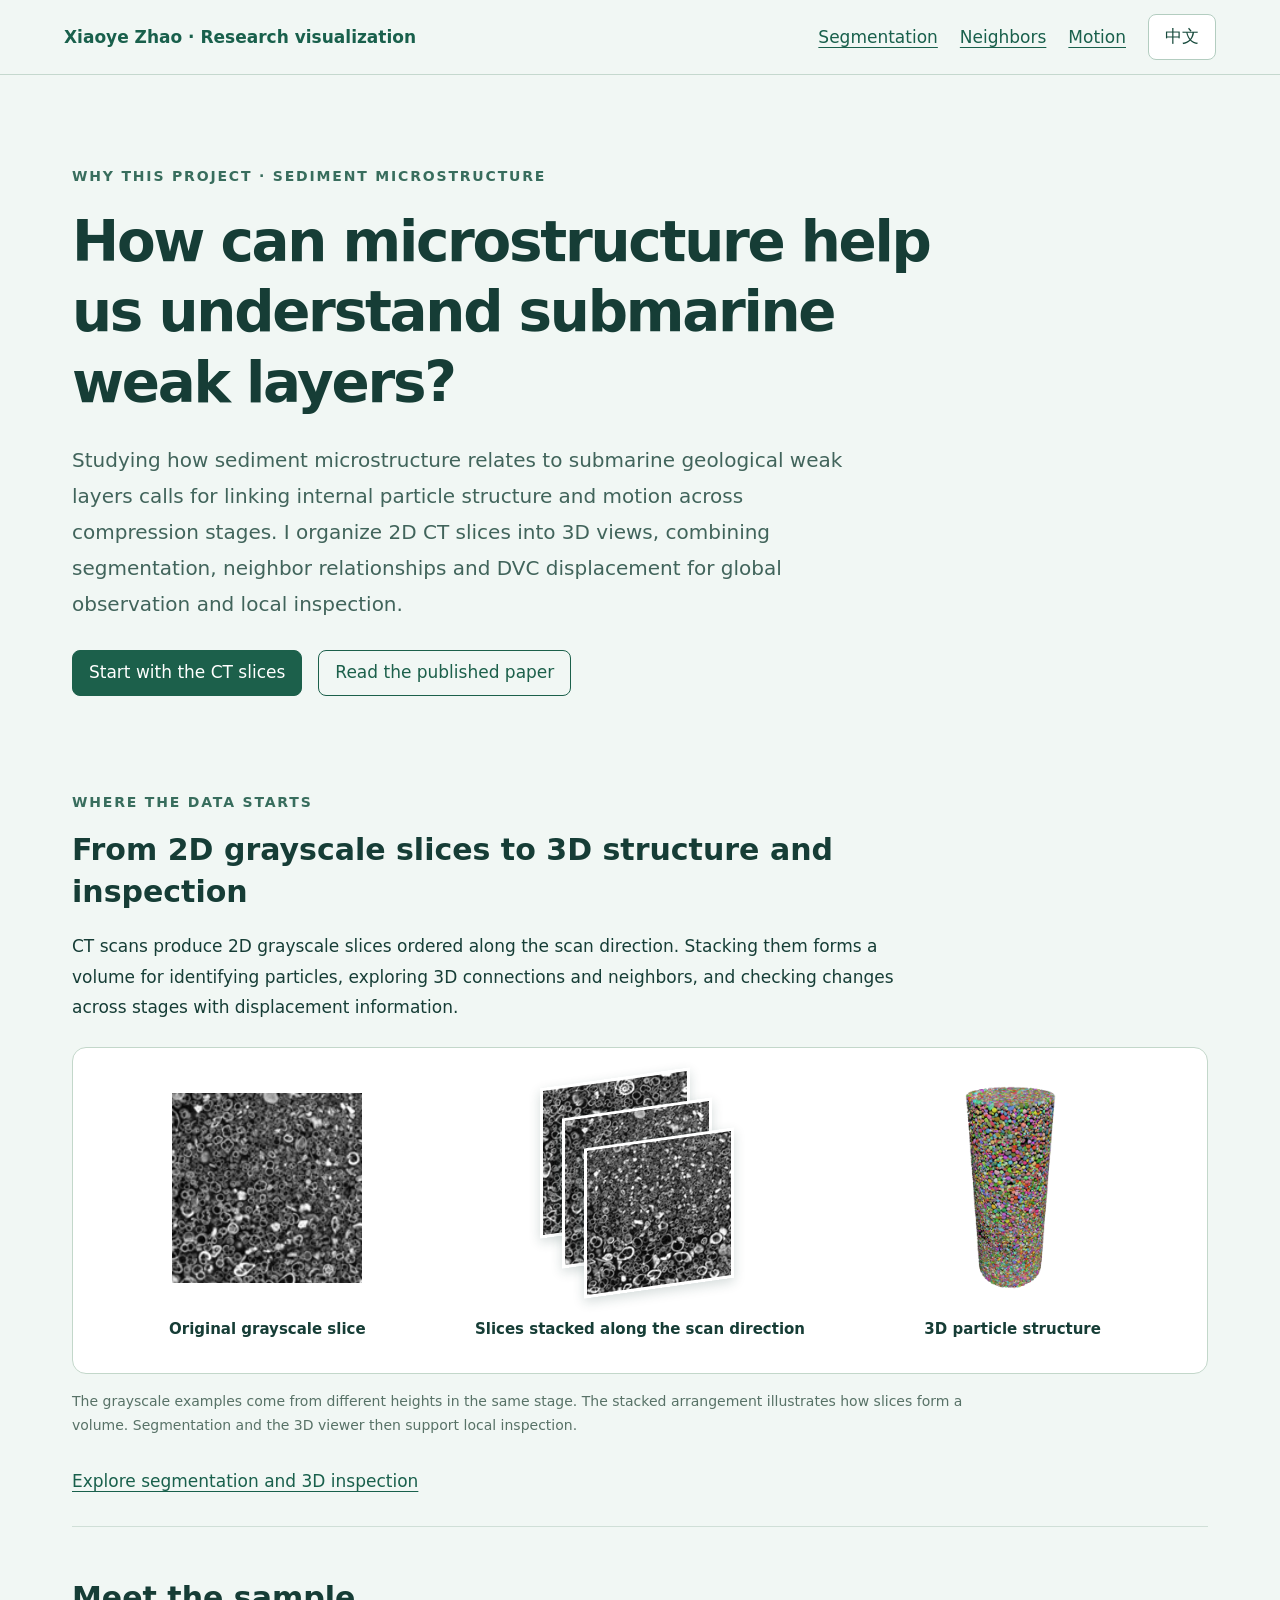
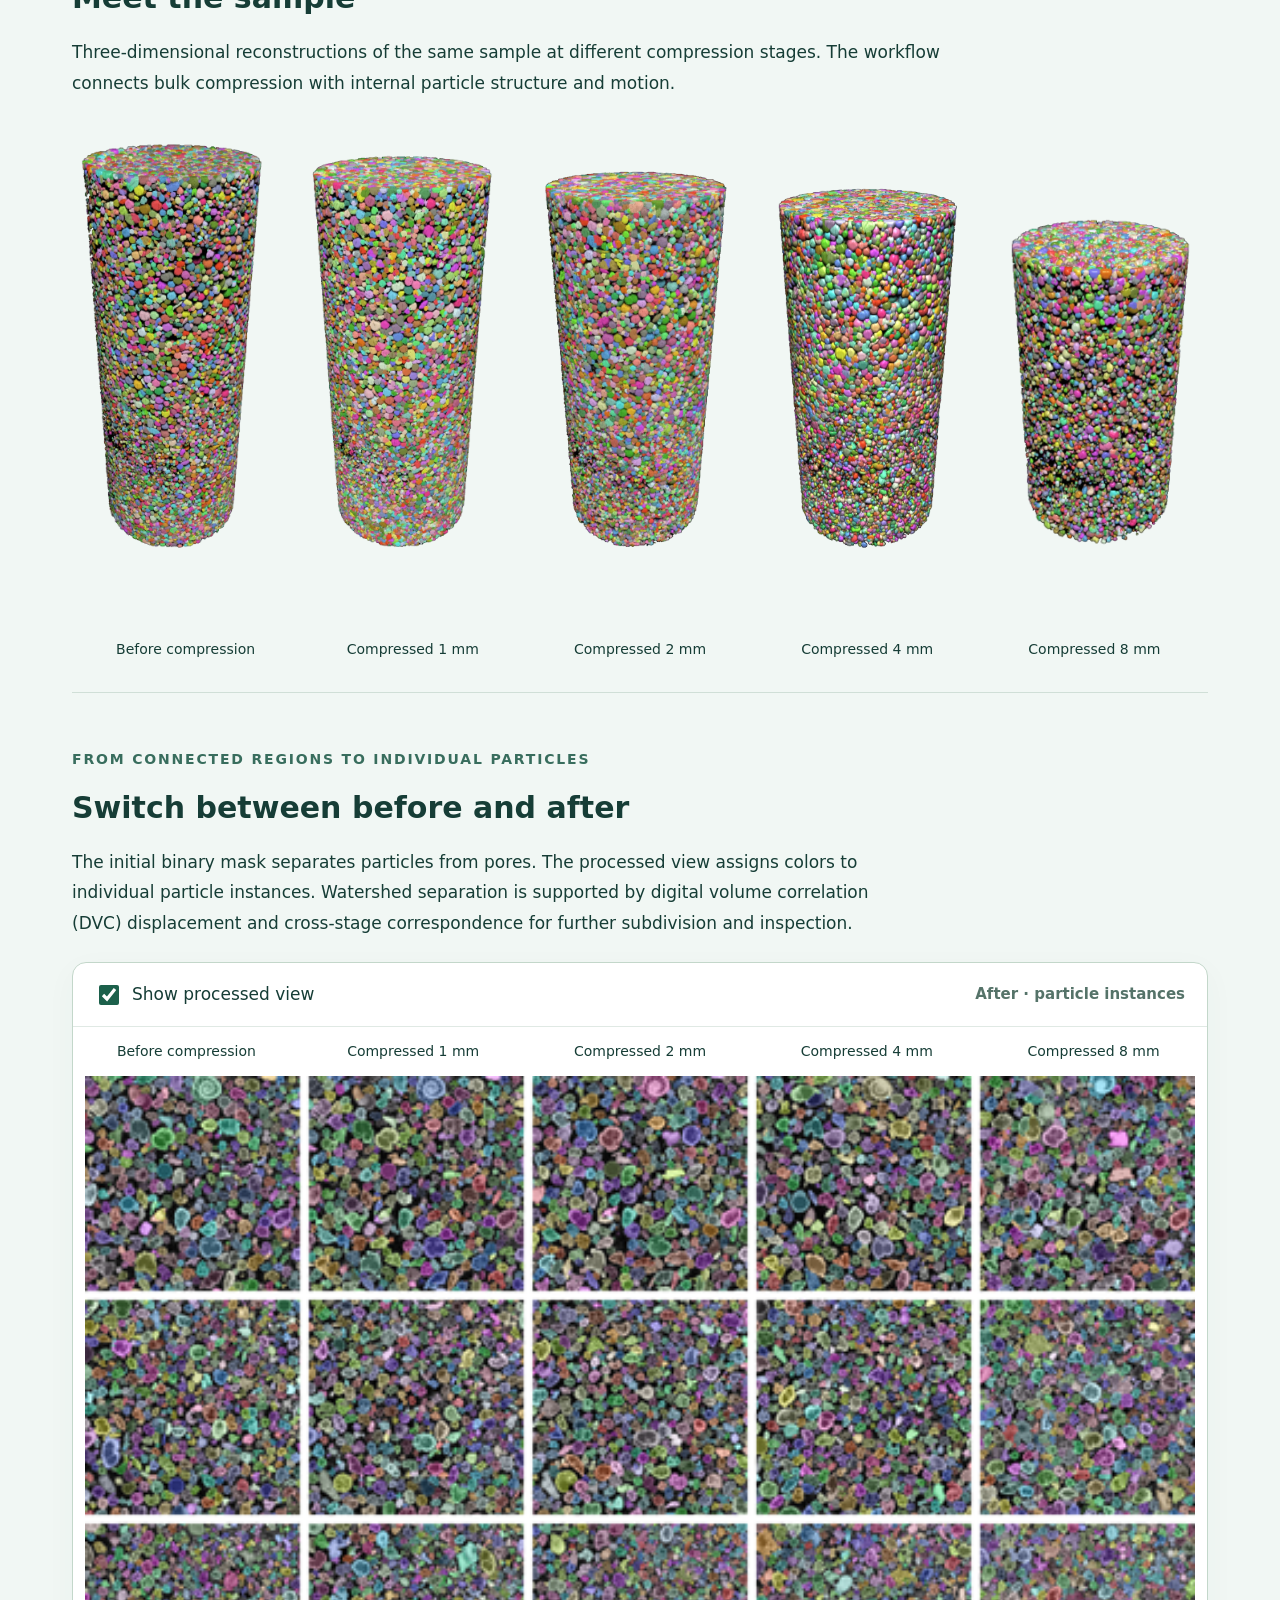
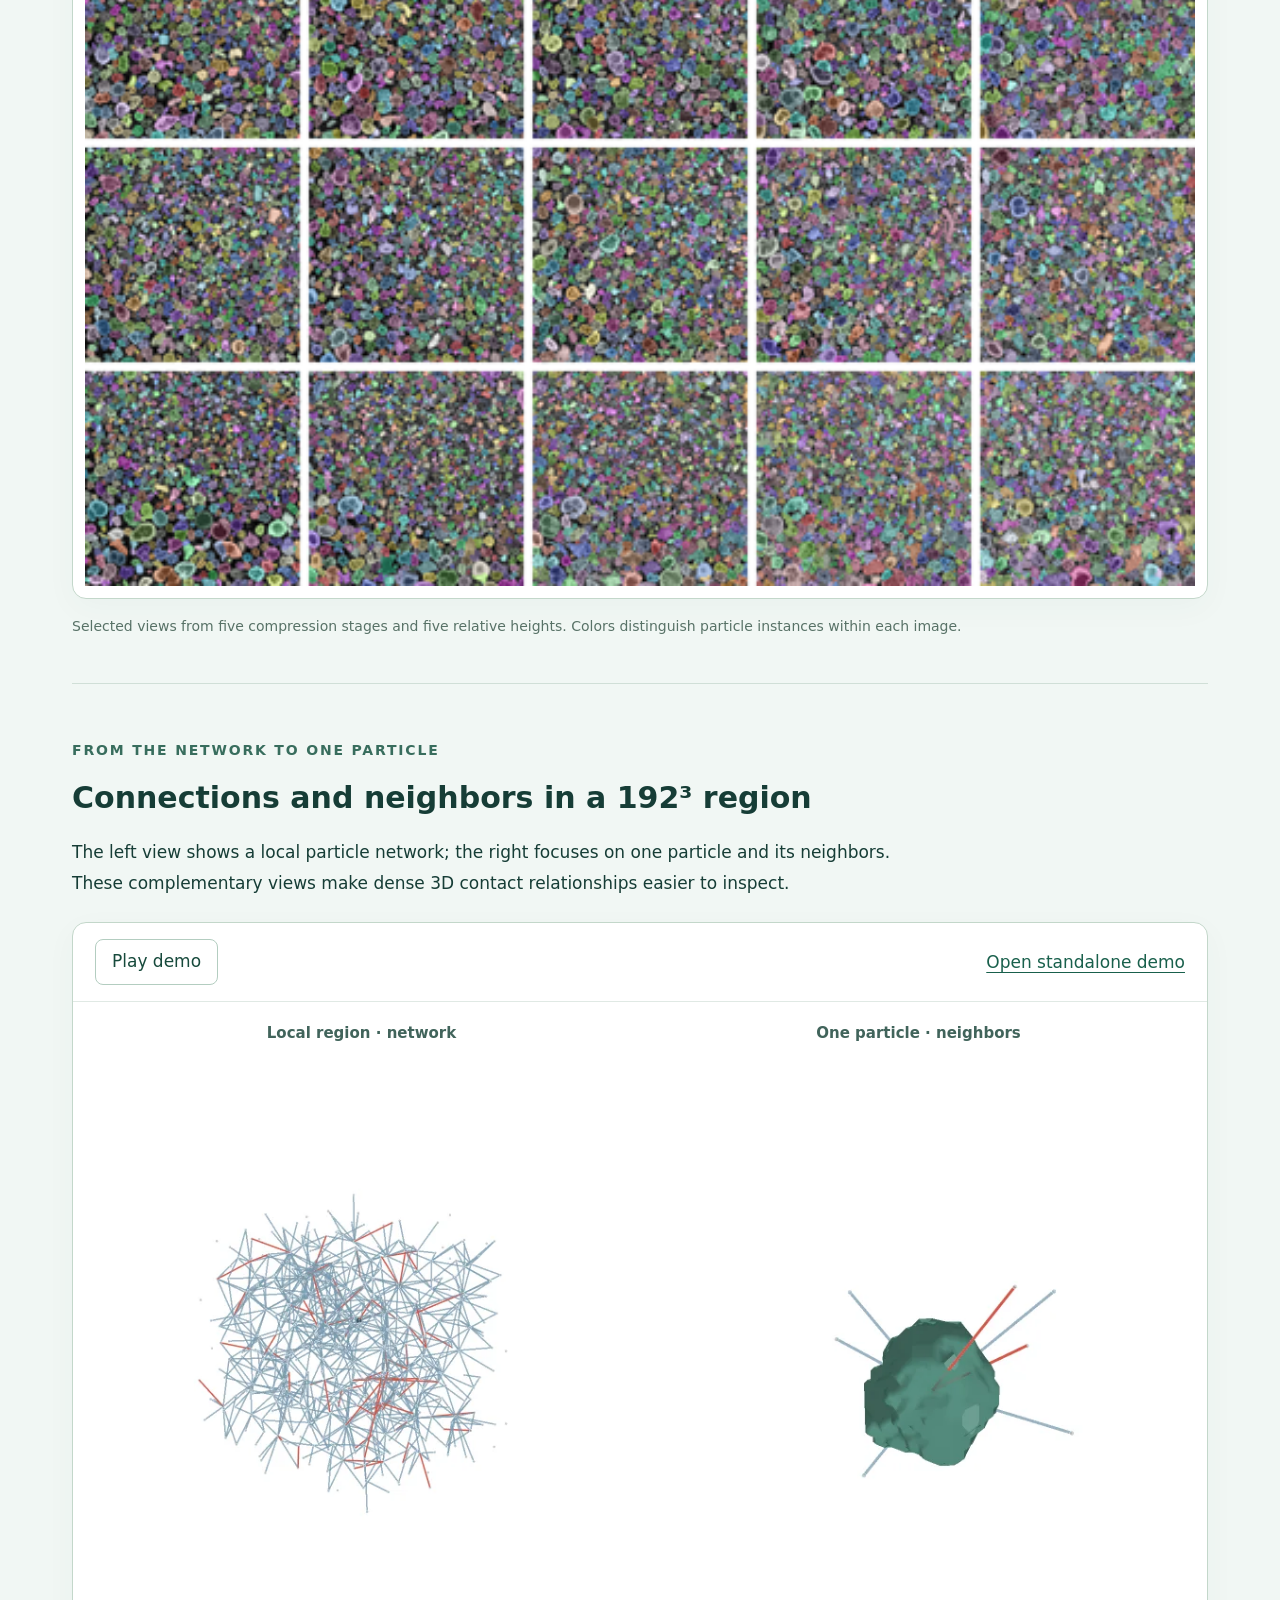
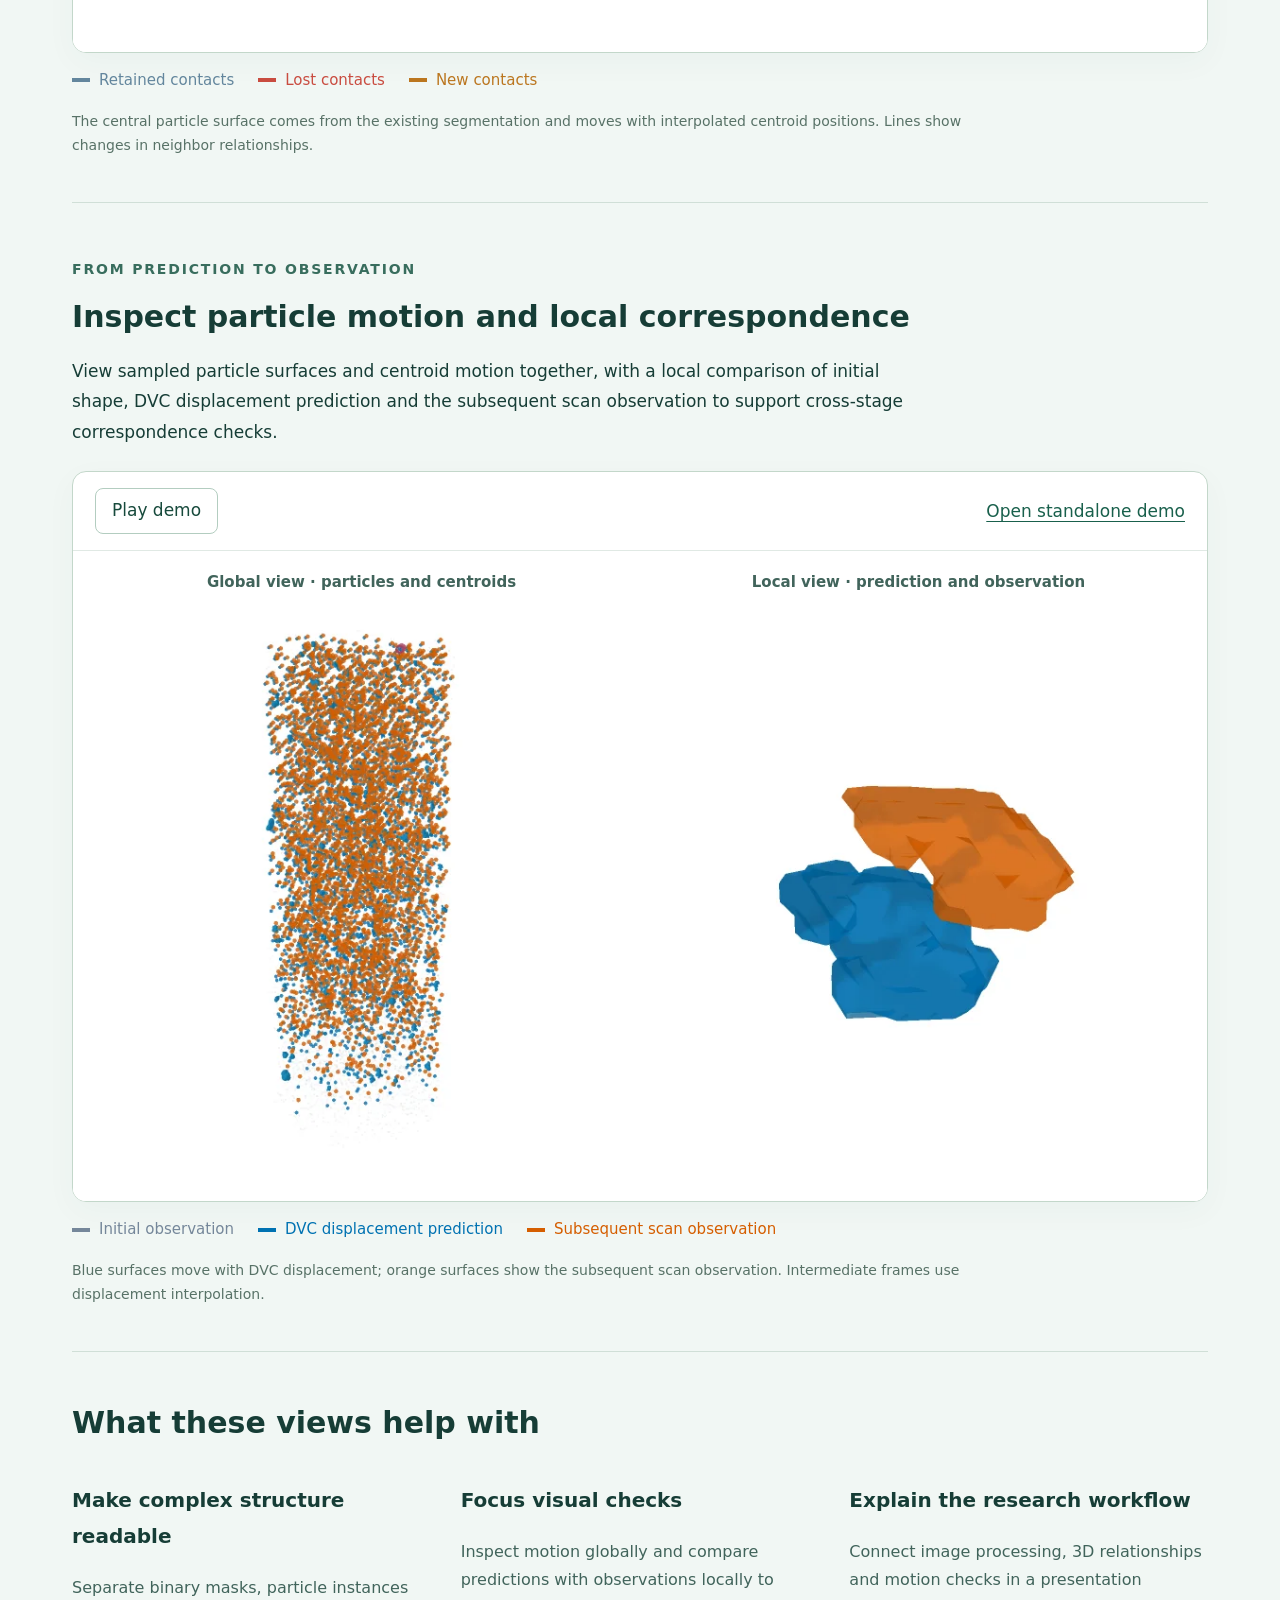
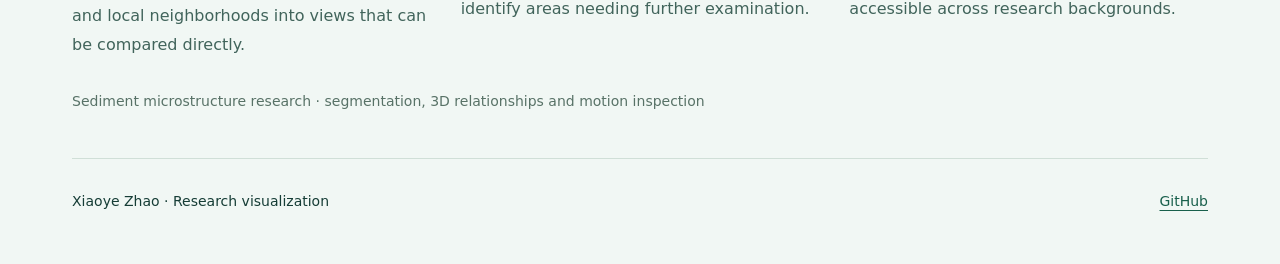
<file: docs/index.html>
<!doctype html><html lang="en"><head><meta charset="utf-8"><meta name="viewport" content="width=device-width,initial-scale=1"><meta name="description" content="赵小也的科研三维可视化作品展示：颗粒分割、邻居网络与DVC运动。"><title>科研三维可视化 · 赵小也</title><link rel="stylesheet" href="style.css?v=20261122a"></head><body>
<nav><a class="brand" href="#" data-t="name"></a><div><a href="#segmentation" data-t="navSeg"></a><a href="#contacts" data-t="navContact"></a><a href="#motion" data-t="navMotion"></a><button id="language" type="button">English</button></div></nav>
<main><header><p class="eyebrow" data-t="eyebrow"></p><h1 data-t="title"></h1><p class="lead" data-t="lead"></p><div class="actions"><a class="button" href="#from-slices" data-t="start"></a><a class="button secondary" href="https://doi.org/10.1016/j.aiig.2026.100273" target="_blank" rel="noopener" data-t="paper"></a></div></header>
<section id="from-slices"><div class="section-intro"><p class="eyebrow" data-t="sliceLabel"></p><h2 data-t="sliceTitle"></h2><p data-t="sliceText"></p></div><div class="slice-workflow"><figure><img src="assets/ct-slice-middle.png" data-slice-alt="sliceSingle" alt=""><figcaption data-t="sliceSingle"></figcaption></figure><figure><div class="slice-stack"><img src="assets/ct-slice-top.png" alt=""><img src="assets/ct-slice-middle.png" alt=""><img src="assets/ct-slice-bottom.png" alt=""></div><figcaption data-t="sliceStack"></figcaption></figure><figure><img class="slice-volume" src="assets/stage-0-3d.webp" data-slice-alt="sliceVolume" alt=""><figcaption data-t="sliceVolume"></figcaption></figure></div><p class="caption" data-t="sliceCaption"></p><div class="actions"><a href="#segmentation" data-t="sliceCheck"></a></div></section><section class="overview"><h2 data-t="sampleTitle"></h2><p data-t="sampleText"></p><div class="stage-figure"><div class="stage-images" style="aspect-ratio:9774935/4310360"><img class="stage-render" style="left:0.000000%;top:0.000000%;width:18.290209%;height:88.218362%" data-stage-alt="0" src="assets/stage-0-3d.webp" alt=""><img class="stage-render" style="left:19.457756%;top:2.388014%;width:18.484767%;height:88.218362%" data-stage-alt="1" src="assets/stage-1-3d.webp" alt=""><img class="stage-render" style="left:38.569934%;top:7.070036%;width:24.349031%;height:78.309677%" data-stage-alt="2" src="assets/stage-2-3d.webp" alt=""><img class="stage-render" style="left:61.532133%;top:8.992103%;width:17.589058%;height:77.411910%" data-stage-alt="4" src="assets/stage-4-3d.webp" alt=""><img class="stage-render" style="left:80.431686%;top:2.388014%;width:19.568314%;height:97.611986%" data-stage-alt="8" src="assets/stage-8-3d.webp" alt=""></div><div class="mosaic-head"><span data-t="s0"></span><span data-t="s1"></span><span data-t="s2"></span><span data-t="s4"></span><span data-t="s8"></span></div></div></section>
<section id="segmentation"><div class="section-intro"><p class="eyebrow" data-t="segLabel"></p><h2 data-t="segTitle"></h2><p data-t="segText"></p></div><div class="panel"><div class="control"><label><input type="checkbox" id="processed" checked> <span data-t="toggleSeg"></span></label><strong id="segState"></strong></div><div class="mosaic-head"><span data-t="s0"></span><span data-t="s1"></span><span data-t="s2"></span><span data-t="s4"></span><span data-t="s8"></span></div><img id="segImage" class="mosaic" src="assets/segmentation-after.png?v=20261121b" alt=""></div><p class="caption" data-t="segNote"></p></section>
<section id="contacts"><div class="section-intro"><p class="eyebrow" data-t="contactLabel"></p><h2 data-t="contactTitle"></h2><p data-t="contactText"></p></div><div class="panel"><div class="control"><button data-animation="contacts" data-t="play"></button><a href="viewer.html?demo=contacts" data-t="open"></a></div><div class="view-labels"><strong data-t="network"></strong><strong data-t="neighbors"></strong></div><img id="contactsAnimation" class="animation" src="assets/contacts-poster.webp?v=20261121b" alt=""></div><p class="legend"><span class="retained" data-t="retained"></span><span class="lost" data-t="lost"></span><span class="gained" data-t="gained"></span></p><p class="caption" data-t="contactNote"></p></section>
<section id="motion"><div class="section-intro"><p class="eyebrow" data-t="motionLabel"></p><h2 data-t="motionTitle"></h2><p data-t="motionText"></p></div><div class="panel"><div class="control"><button data-animation="motion" data-t="play"></button><a href="viewer.html?demo=motion" data-t="open"></a></div><div class="view-labels"><strong data-t="global"></strong><strong data-t="local"></strong></div><img id="motionAnimation" class="animation" src="assets/motion-poster.webp" alt=""></div><p class="legend"><span class="initial" data-t="initial"></span><span class="prediction" data-t="prediction"></span><span class="observed" data-t="observed"></span></p><p class="caption" data-t="motionNote"></p></section>
<section class="closing"><h2 data-t="valueTitle"></h2><div class="value-grid"><article><h3 data-t="v1"></h3><p data-t="v1Text"></p></article><article><h3 data-t="v2"></h3><p data-t="v2Text"></p></article><article><h3 data-t="v3"></h3><p data-t="v3Text"></p></article></div><p class="caption" data-t="scope"></p></section>
</main><footer><span data-t="footer"></span><a href="https://github.com/zhaoxiaoye1/ct-visualization-showcase">GitHub</a></footer><script src="app.js?v=20261126en"></script></body></html>
</file>
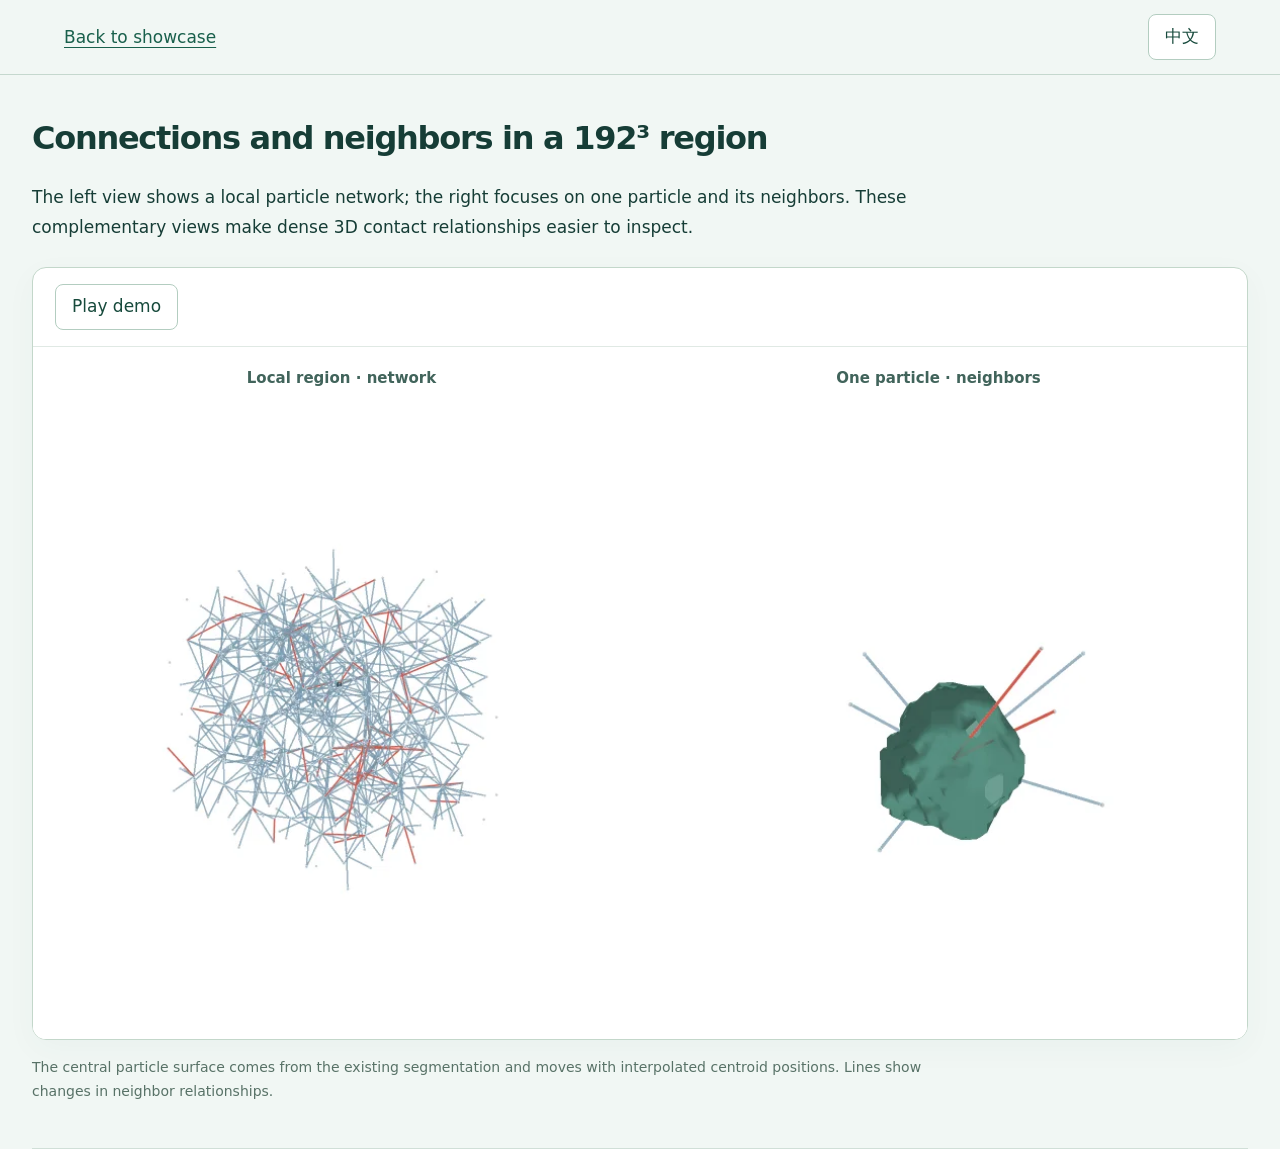
<file: docs/viewer.html>
<!doctype html><html lang="zh-CN"><head><meta charset="utf-8"><meta name="viewport" content="width=device-width,initial-scale=1"><title>三维可视化演示</title><link rel="stylesheet" href="style.css?v=20261122a"></head><body class="viewer"><nav><a href="index.html" data-t="back"></a><button id="language">English</button></nav><main><header><h1 id="demoTitle"></h1><p id="demoText"></p></header><section><div class="panel"><div class="control"><button id="demoButton" data-t="play"></button></div><div class="view-labels"><strong id="leftTitle"></strong><strong id="rightTitle"></strong></div><img id="demoImage" class="animation" src="assets/contacts-poster.webp?v=20261121b" alt=""></div><p class="caption" id="demoNote"></p></section></main><script src="app.js?v=20261122a"></script><script>
const demo=new URLSearchParams(location.search).get('demo')==='motion'?'motion':'contacts',prefix=demo==='motion'?'motion':'contact';let playing=false;function demoRender(){document.getElementById('demoTitle').textContent=tr(prefix+'Title');document.getElementById('demoText').textContent=tr(prefix+'Text');document.getElementById('demoNote').textContent=tr(prefix+'Note');document.getElementById('leftTitle').textContent=tr(demo==='motion'?'global':'network');document.getElementById('rightTitle').textContent=tr(demo==='motion'?'local':'neighbors');document.getElementById('demoButton').textContent=tr(playing?'pause':'play');document.getElementById('demoImage').alt=tr(prefix+'Title');document.title=tr(prefix+'Title')}
document.getElementById('demoImage').src='assets/'+demo+'-poster.webp?v=20261121b';document.getElementById('demoButton').onclick=()=>{playing=!playing;document.getElementById('demoImage').src='assets/'+demo+(playing?'':'-poster')+'.webp?v=20261121b';demoRender()};const languageAction=document.getElementById('language').onclick;document.getElementById('language').onclick=()=>{languageAction();demoRender()};demoRender();
</script></body></html>
</file>
<file: docs/style.css>
*{box-sizing:border-box}html{scroll-behavior:smooth;scroll-padding-top:90px}body{margin:0;background:#f1f7f4;color:#163d36;font:17px/1.8 system-ui,-apple-system,"Microsoft YaHei",sans-serif}nav{position:sticky;top:0;z-index:2;display:flex;align-items:center;justify-content:space-between;padding:14px max(5vw,20px);border-bottom:1px solid #c5d8ce;background:#f1f7f4f5;backdrop-filter:blur(12px)}nav div{display:flex;gap:22px;align-items:center}a{color:#19604c;text-underline-offset:4px}.brand{text-decoration:none;font-weight:750}.eyebrow{font-size:14px;letter-spacing:.13em;color:#386d5d;font-weight:650}main{max-width:1200px;padding:0 32px;margin:auto}header{max-width:900px;padding:75px 0 40px}h1{font-size:clamp(36px,4.4vw,60px);line-height:1.25;letter-spacing:-.04em;margin:18px 0 24px}h2{font-size:30px;line-height:1.4;margin:10px 0 18px}h3{font-size:20px}p{margin:14px 0;max-width:920px}.lead{font-size:20px;color:#41645b;max-width:800px}section{padding:40px 0 30px;border-bottom:1px solid #d0dfd7}.section-intro{max-width:850px;margin-bottom:24px}.actions,.control{display:flex;gap:16px;align-items:center;flex-wrap:wrap}.actions{margin-top:28px}button,.button{font:inherit;line-height:1.4;cursor:pointer;border:1px solid #b3cdc0;border-radius:8px;padding:10px 16px;color:#174a3c;background:white;text-decoration:none}.button{background:#1c604b;color:white;border-color:#1c604b}.secondary{background:transparent;color:#1c604b}.panel{border:1px solid #c3d7ca;background:white;border-radius:14px;overflow:hidden;box-shadow:0 9px 32px #1c604b09}.control{padding:16px 22px;border-bottom:1px solid #e0e9e4;justify-content:space-between}.control label{display:flex;align-items:center;gap:10px}.control input{width:20px;height:20px;accent-color:#1c604b}.control strong{font-size:15px;color:#557369}.stages{display:grid;grid-template-columns:repeat(5,1fr);gap:14px;margin:24px 0 12px}.stages figure{margin:0;display:flex;flex-direction:column;justify-content:flex-end}.stages img{width:100%;height:270px;object-fit:contain}.stages figcaption{text-align:center;font-size:15px}.mosaic{display:block;width:100%;height:auto}.animation{display:block;width:100%;aspect-ratio:1200/640;object-fit:contain;background:white}.view-labels{display:grid;grid-template-columns:1fr 1fr;text-align:center;padding:18px 10px 0;font-size:15px;color:#41645b}.caption{font-size:14px;line-height:1.7;color:#587267;margin-top:16px}.legend{display:flex;gap:24px;flex-wrap:wrap;font-size:15px}.legend span:before{content:"";display:inline-block;width:18px;height:4px;margin-right:9px;vertical-align:middle;background:currentColor}.retained{color:#63869d}.lost{color:#c94c40}.gained{color:#bb761f}.initial{color:#75879a}.prediction{color:#0072b2}.observed{color:#d55e00}.value-grid{display:grid;grid-template-columns:repeat(3,1fr);gap:30px}.value-grid p{color:#41645b;font-size:16px}footer{max-width:1200px;margin:auto;padding:30px 32px 50px;display:flex;justify-content:space-between;font-size:14px}button:focus-visible,a:focus-visible,input:focus-visible{outline:3px solid #e0a73c;outline-offset:4px}.viewer main{max-width:1450px}.viewer header{padding:25px 0 10px}.viewer h1{font-size:32px}.viewer section{padding-top:0}@media(max-width:700px){body{font-size:16px}nav{align-items:flex-start;gap:16px}nav div{gap:12px;flex-wrap:wrap;justify-content:flex-end;font-size:14px}nav div a{display:none}main{padding:0 18px}header{padding-top:42px}h2{font-size:25px}.lead{font-size:18px}.stages{gap:5px}.stages img{height:150px}.stages figcaption{font-size:12px}.value-grid{grid-template-columns:1fr;gap:4px}.view-labels{font-size:12px;padding-top:12px}.legend{gap:12px}.control{padding:12px;gap:10px}footer{padding:24px 18px}.control strong{font-size:13px}}@media(prefers-reduced-motion:reduce){html{scroll-behavior:auto}}
.mosaic-head{display:grid;grid-template-columns:repeat(5,1fr);text-align:center;font-size:14px;padding:12px 0}.mosaic{padding:0 12px 12px}@media(max-width:700px){.mosaic-head{font-size:11px}}
.stage-figure{margin-top:28px}.stage-images{position:relative;width:100%}.stage-render{position:absolute;object-fit:contain}.stage-figure>.mosaic-head{padding:10px 0 0}
.slice-workflow{display:grid;grid-template-columns:repeat(3,1fr);gap:24px;border:1px solid #c3d7ca;border-radius:14px;padding:30px 20px;background:#fff}.slice-workflow figure{margin:0;text-align:center;display:flex;flex-direction:column;align-items:center;justify-content:flex-end}.slice-workflow figure>img{width:190px;height:220px;object-fit:contain;image-rendering:auto}.slice-workflow img.slice-volume{width:150px;height:220px}.slice-workflow figcaption{font-size:15px;font-weight:650;margin-top:18px}.slice-stack{position:relative;width:200px;height:220px}.slice-stack img{position:absolute;width:150px;height:150px;border:3px solid #fff;box-shadow:0 4px 12px #173d362e;transform:skewY(-8deg)}.slice-stack img:nth-child(1){left:0;top:0}.slice-stack img:nth-child(2){left:22px;top:30px}.slice-stack img:nth-child(3){left:44px;top:60px}@media(max-width:700px){.slice-workflow{grid-template-columns:1fr;gap:28px}.slice-workflow figure>img{height:180px}.slice-workflow img.slice-volume{height:210px}.slice-stack{height:220px}}
.stage-images{visibility:hidden;overflow:visible}.stage-images[data-ready="true"]{visibility:visible}.stage-render{display:block}
</file>
